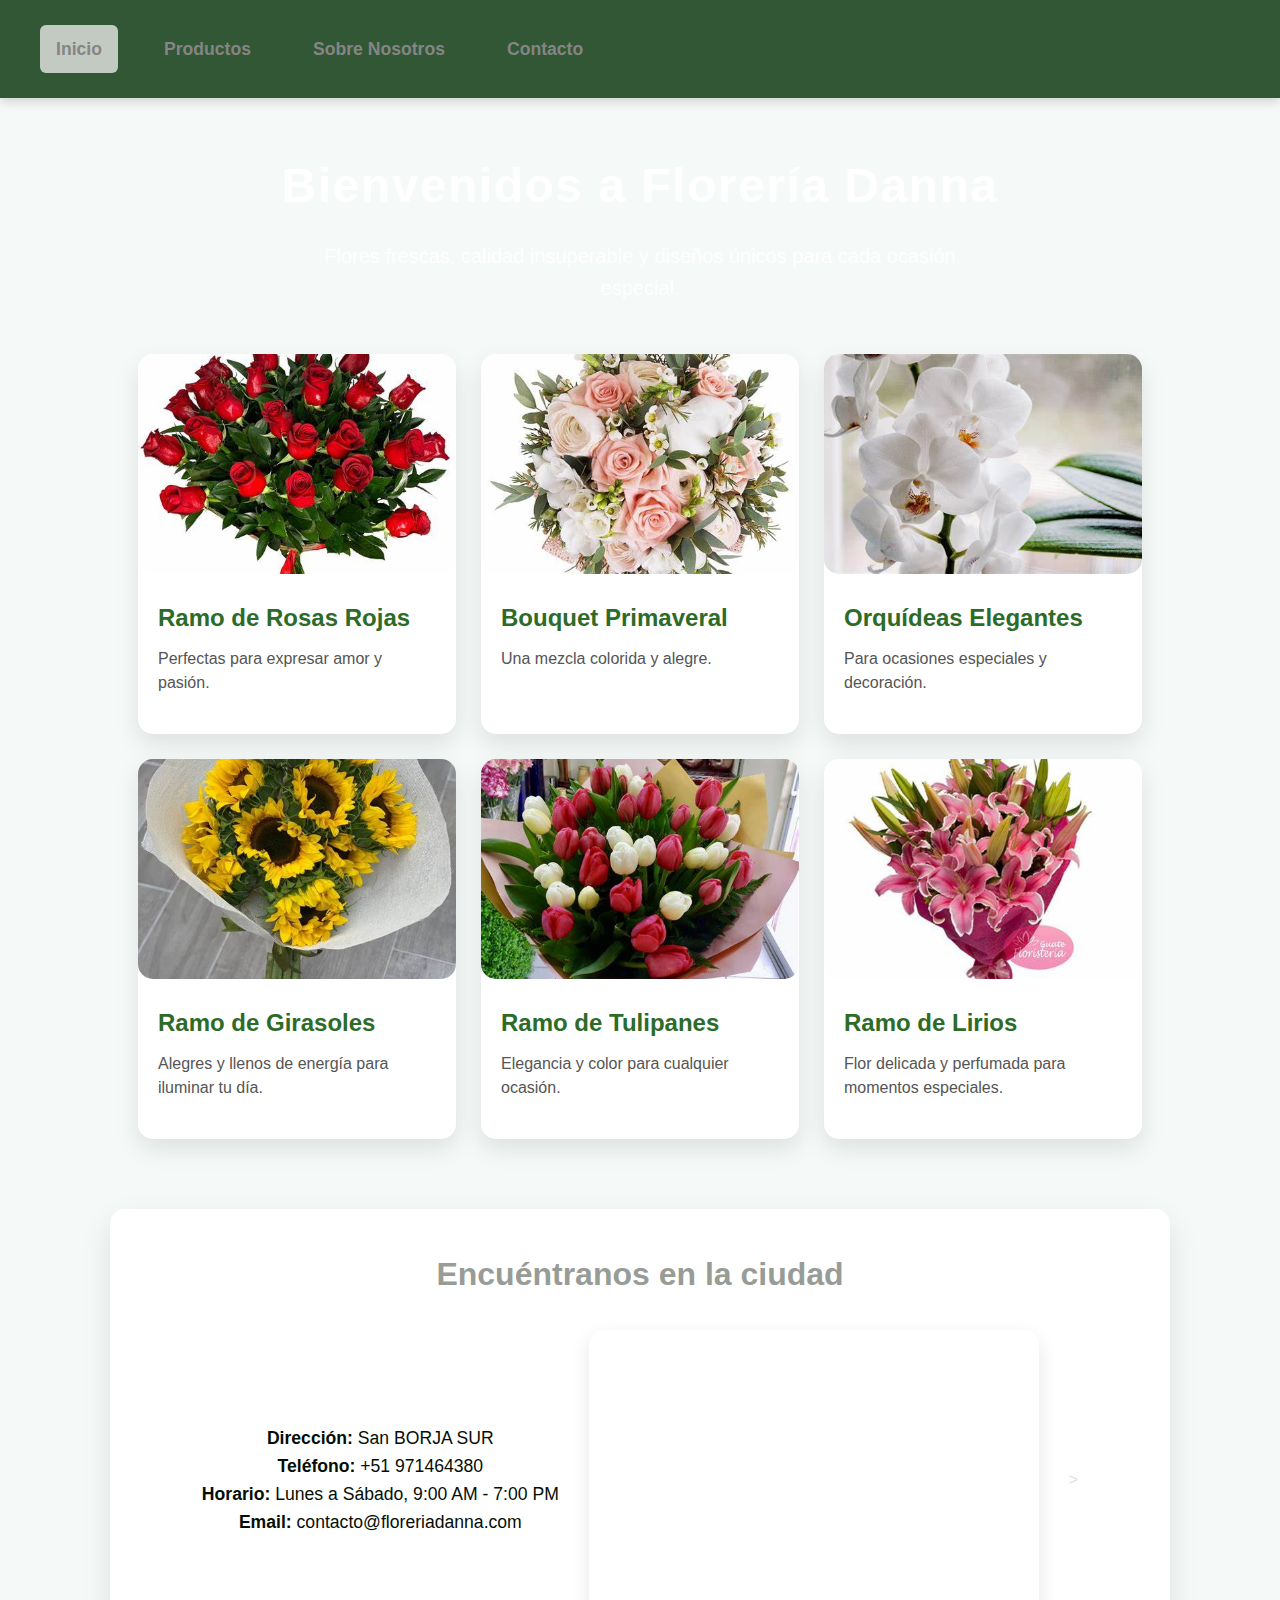
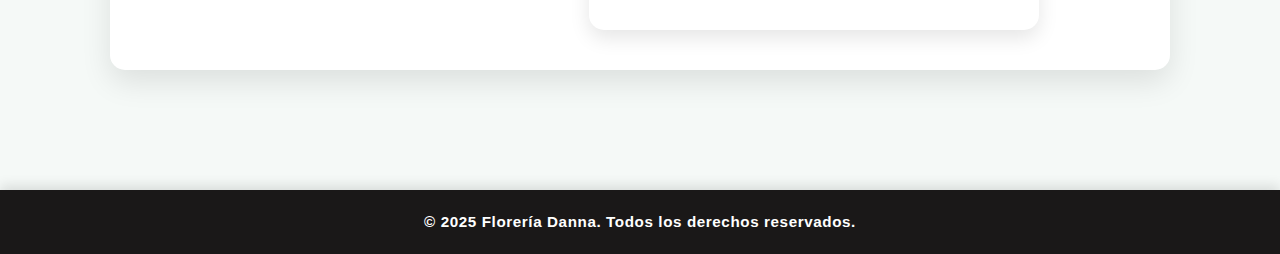
<file: index.html>
<!DOCTYPE html>
<html lang="es">
<head>
  <meta charset="UTF-8" />
  <meta http-equiv="X-UA-Compatible" content="IE=edge" />
  <meta name="viewport" content="width=device-width, initial-scale=1" />
  <title>Florería Danna - Inicio</title>
  <link rel="stylesheet" href="css/styles.css" />
  <style>
    
    
    body {
      background: #f5f9f7;
      color: #dfdfdf;
      line-height: 1.6;

      background-color: #f5f9f7;
      background-image: url('https://p4.wallpaperbetter.com/wallpaper/562/529/83/flowers-blossom-artistic-flower-wallpaper-preview.jpg');
      background-repeat: no-repeat;
      background-position: center center;
      background-attachment: fixed;
      background-size: cover;
    }

    header {
      background-color: #315735;
      box-shadow: 0 4px 10px rgba(0,0,0,0.15);
      padding: 25px 20px;
      animation: fadeInDown 1s ease forwards;
    }

    nav {
      max-width: 1200px;
      margin: 0 auto;
      display: flex;
      gap: 30px;
      font-weight: 600;
      font-size: 1.1rem;
    }

    nav a {
      color: rgb(133, 133, 133);
      text-decoration: none;
      padding: 10px 16px;
      border-radius: 6px;
      transition: background-color 0.3s ease;
    }

    nav a:hover, nav a.active {
      background-color: #c2cac2;
    }

    main {
      max-width: 1100px;
      margin: 50px auto 80px auto;
      padding: 0 20px;
      animation: fadeInUp 1s ease forwards;
    }

    main h1 {
      font-size: 3rem;
      font-weight: 800;
      margin-bottom: 15px;
      letter-spacing: 1.5px;
      color: white; /* Cambiado a blanco */
      text-align: center;
    }

    main p.lead {
      font-size: 1.25rem;
      max-width: 700px;
      margin: 0 auto 50px auto;
      text-align: center;
      color: white; /* Cambiado a blanco */
    }

    .cards {
      display: flex;
      justify-content: center; /* centra las tarjetas */
      gap: 25px;
      flex-wrap: wrap;
    }

    .card {
      background: white;
      border-radius: 15px;
      box-shadow: 0 10px 25px rgba(0,0,0,0.1);
      width: 30%; /* tres tarjetas por fila */
      overflow: hidden;
      cursor: pointer;
      transition: transform 0.4s ease, box-shadow 0.4s ease;
      display: flex;
      flex-direction: column;
      /* para que todas tengan la misma altura */
      min-height: 380px;
    }

    .card:hover {
      transform: translateY(-15px) scale(1.05);
      box-shadow: 0 25px 50px rgba(0,0,0,0.2);
    }

    .card img {
      width: 100%;
      height: 220px;
      object-fit: cover;
      transition: transform 0.5s ease;
      border-bottom-left-radius: 15px;
      border-bottom-right-radius: 15px;
      flex-shrink: 0;
    }

    .card:hover img {
      transform: scale(1.1);
    }

    .card-content {
      padding: 25px 20px;
      flex-grow: 1;
    }

    .card-content h3 {
      font-size: 1.5rem;
      margin-bottom: 10px;
      color: #2c6b28;
    }

    .card-content p {
      font-size: 1rem;
      color: #555;
      line-height: 1.5;
    }

    /* Sección localización */
    .location-section {
      margin-top: 70px;
      background: white;
      padding: 40px 20px;
      border-radius: 15px;
      box-shadow: 0 12px 30px rgba(0,0,0,0.1);
    }

    .location-section h2 {
      text-align: center;
      font-size: 2rem;
      color: #979c97;
      margin-bottom: 30px;
    }

    .location-content {
      display: flex;
      gap: 30px;
      flex-wrap: wrap;
      justify-content: center;
      align-items: center;
    }

    .location-info {
      max-width: 450px;
      font-size: 1.1rem;
      color: #050e04;
      line-height: 1.6;
      text-align: center;
    }

    iframe {
      border-radius: 15px;
      box-shadow: 0 8px 20px rgba(0,0,0,0.1);
      width: 450px;
      height: 300px;
      border: none;
    }

    /* Footer */
    footer {
      background: #1a1818;
      color: white;
      text-align: center;
      padding: 20px 10px;
      font-size: 0.95rem;
      font-weight: 600;
      letter-spacing: 0.6px;
      box-shadow: 0 -4px 12px rgba(0,0,0,0.12);
      animation: fadeInUp 1s ease forwards;
    }

    /* Responsive */
    @media (max-width: 1024px) {
      .cards {
        flex-direction: column;
        align-items: center;
      }
      .card {
        width: 90%;
        min-height: auto;
      }
      .location-content {
        flex-direction: column;
      }
      iframe {
        width: 100%;
        height: 280px;
      }
      .location-info {
        max-width: 100%;
      }
    }

    /* Animaciones desde antes */
    @keyframes fadeInDown {
      0% {
        opacity: 0;
        transform: translateY(-40px);
      }
      100% {
        opacity: 1;
        transform: translateY(0);
      }
    }
    @keyframes fadeInUp {
      0% {
        opacity: 0;
        transform: translateY(40px);
      }
      100% {
        opacity: 1;
        transform: translateY(0);
      }
    }
  </style>
</head>
<body>
  <header>
    <nav>
      <a href="index.html" class="active">Inicio</a>
      <a href="productos.html">Productos</a>
      <a href="sobreNosotros.html">Sobre Nosotros</a>
      <a href="contacto.html">Contacto</a>
    </nav>
  </header>

  <main>
    <h1>Bienvenidos a Florería Danna</h1>
    <p class="lead">Flores frescas, calidad insuperable y diseños únicos para cada ocasión especial.</p>

    <section class="cards" aria-label="Productos destacados">
      <article class="card" tabindex="0" role="group" aria-labelledby="card1-title">
        <img src="img/rosa.png" alt="Ramo de Rosas Rojas" />
        <div class="card-content">
          <h3 id="card1-title">Ramo de Rosas Rojas</h3>
          <p>Perfectas para expresar amor y pasión.</p>
        </div>
      </article>

      <article class="card" tabindex="0" role="group" aria-labelledby="card2-title">
        <img src="img/buquet.png" alt="Bouquet primaveral" />
        <div class="card-content">
          <h3 id="card2-title">Bouquet Primaveral</h3>
          <p>Una mezcla colorida y alegre.</p>
        </div>
      </article>

      <article class="card" tabindex="0" role="group" aria-labelledby="card3-title">
        <img src="img/orquidia.png" alt="Orquídeas elegantes" />
        <div class="card-content">
          <h3 id="card3-title">Orquídeas Elegantes</h3>
          <p>Para ocasiones especiales y decoración.</p>
        </div>
      </article>

      <article class="card" tabindex="0" role="group" aria-labelledby="card4-title">
        <img src="img/girasoles.png" alt="Ramo de Girasoles" />
        <div class="card-content">
          <h3 id="card4-title">Ramo de Girasoles</h3>
          <p>Alegres y llenos de energía para iluminar tu día.</p>
        </div>
      </article>

      <article class="card" tabindex="0" role="group" aria-labelledby="card5-title">
        <img src="img/tulipanes.png.jpg" alt="Ramo de Tulipanes" />
        <div class="card-content">
          <h3 id="card5-title">Ramo de Tulipanes</h3>
          <p>Elegancia y color para cualquier ocasión.</p>
        </div>
      </article>

      <article class="card" tabindex="0" role="group" aria-labelledby="card6-title">
        <img src="img/lirios rosas.png" alt="Ramo de Lirios" />
        <div class="card-content">
          <h3 id="card6-title">Ramo de Lirios</h3>
          <p>Flor delicada y perfumada para momentos especiales.</p>
        </div>
      </article>
    </section>

    <section class="location-section" aria-label="Ubicación de la florería">
      <h2>Encuéntranos en la ciudad</h2>
      <div class="location-content">
        <div class="location-info">
          <p><strong>Dirección:</strong> San BORJA SUR</p>
          <p><strong>Teléfono:</strong> +51 971464380</p>
          <p><strong>Horario:</strong> Lunes a Sábado, 9:00 AM - 7:00 PM</p>
          <p><strong>Email:</strong> contacto@floreriadanna.com</p>
        </div>
       
       <iframe src="https://www.google.com/maps/embed?pb=!1m18!1m12!1m3!1d249672.63352645462!2d-77.0015073!3d-12.1029162!2m3!1f0!2f0!3f0!3m2!1i1024!2i768!4f13.1!3m3!1m2!1s0x9105c7dcf7b32437%3A0x4d81b71f2ecb9547!2sMercado%20De%20Flores%20San%20Borja!5e0!3m2!1ses-419!2spe!4v1749576052559!5m2!1ses-419!2spe" width="600" height="450" style="border:0;" allowfullscreen="" loading="lazy" referrerpolicy="no-referrer-when-downgrade"></iframe>
          
        ></iframe>
      </div>
    </section>
  </main>

  <footer>
    <p>© 2025 Florería Danna. Todos los derechos reservados.</p>
  </footer>
</body>
</html>
</file>
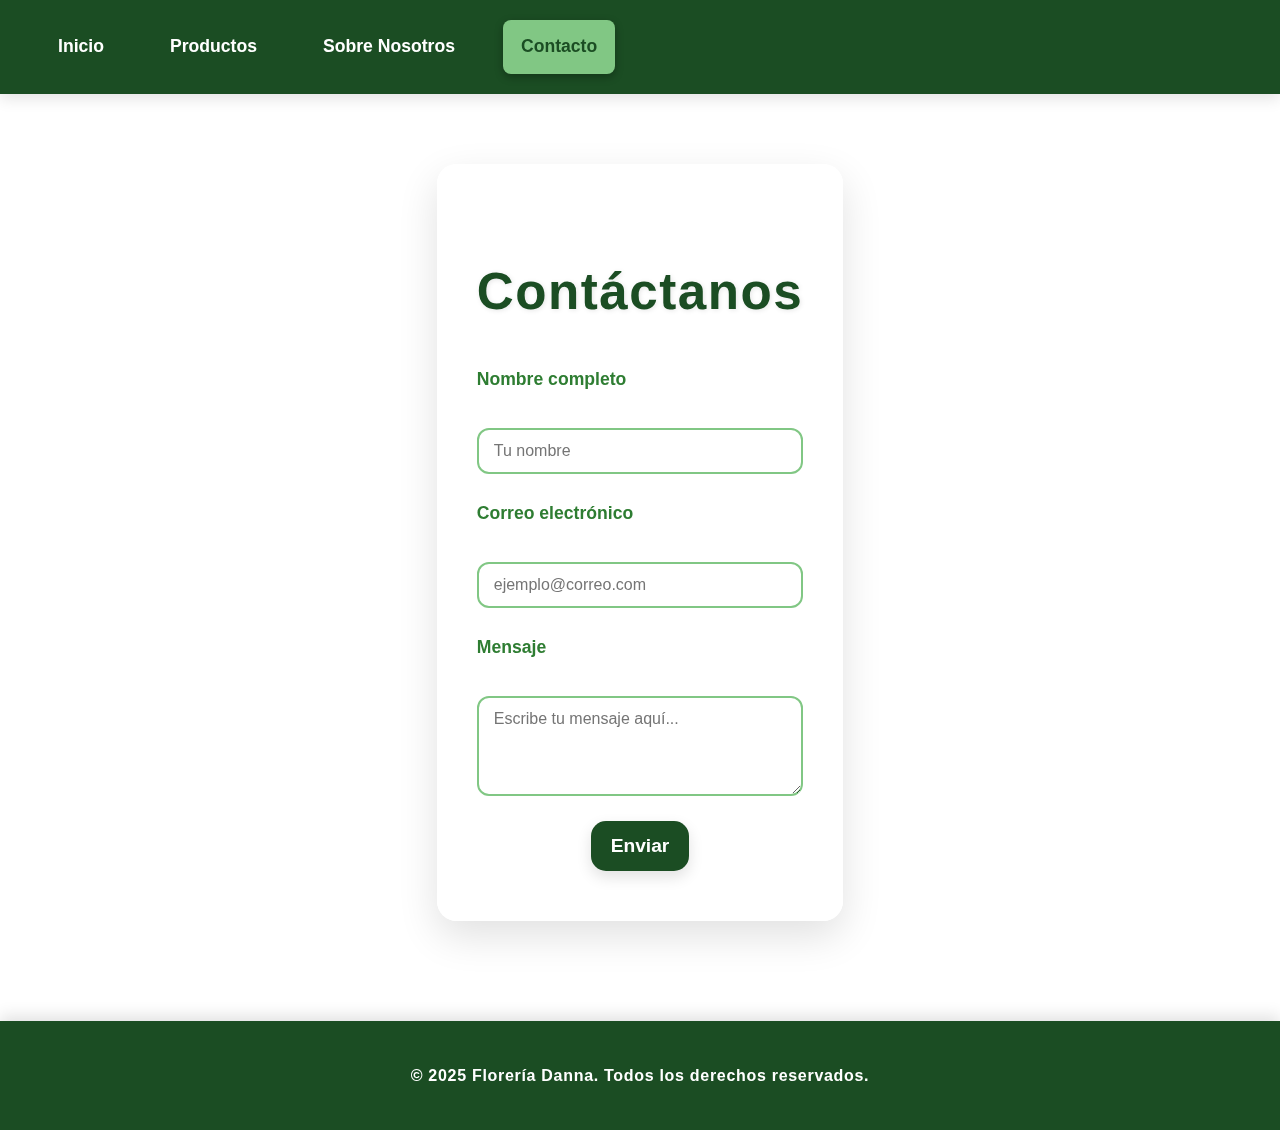
<file: contacto.html>
<!DOCTYPE html>
<html lang="es">
<head>
  <meta charset="UTF-8" />
  <meta http-equiv="X-UA-Compatible" content="IE=edge" />
  <meta name="viewport" content="width=device-width, initial-scale=1" />
  <title>Florería Danna - Contacto</title>
  <style>
    :root {
      --verde-principal: #2e7d32;
      --verde-oscuro: #1b4d23;
      --verde-claro: #81c784;
      --blanco: #fff;
      --gris-texto: #555;
      --fondo-main: rgba(255, 255, 255, 0.95);
      --sombra: rgba(0, 0, 0, 0.12);
    }

    /* --- aquí va todo tu CSS existente --- */

    *, *::before, *::after {
      box-sizing: border-box;
    }

    body {
      margin: 0; padding: 0;
      font-family: 'Segoe UI', Tahoma, Geneva, Verdana, sans-serif;
      color: var(--verde-principal);
      line-height: 1.7;
      transition: opacity 1.8s ease-in-out;
      opacity: 0;
      min-height: 100vh;
      display: flex;
      flex-direction: column;

      background-image: url('https://p4.wallpaperbetter.com/wallpaper/562/529/83/flowers-blossom-artistic-flower-wallpaper-preview.jpg');
      background-repeat: no-repeat;
      background-position: center center;
      background-attachment: fixed;
      background-size: cover;
      position: relative;
    }

    body::before {
      content: "";
      position: fixed;
      inset: 0;
      background: rgba(255 255 255 / 0.3);
      backdrop-filter: blur(8px);
      z-index: -1;
      transition: background-color 2s ease;
    }

    body.loaded {
      opacity: 1;
    }

    header {
      background-color: var(--verde-oscuro);
      padding: 20px 30px;
      box-shadow: 0 4px 15px var(--sombra);
      position: sticky;
      top: 0;
      z-index: 10;
      animation: slideDownFade 1s ease forwards;
      opacity: 0;
      transform: translateY(-30px);
    }

    header.visible {
      opacity: 1;
      transform: translateY(0);
    }

    nav {
      max-width: 1200px;
      margin: 0 auto;
      display: flex;
      gap: 30px;
      font-weight: 700;
      font-size: 1.1rem;
    }

    nav a {
      color: var(--blanco);
      text-decoration: none;
      padding: 12px 18px;
      border-radius: 8px;
      transition: background-color 0.4s ease, color 0.4s ease;
      box-shadow: 0 0 0 rgba(0,0,0,0);
    }

    nav a:hover, nav a.active {
      background-color: var(--verde-claro);
      color: var(--verde-oscuro);
      box-shadow: 0 3px 8px rgba(0,0,0,0.3);
      font-weight: 800;
    }

    main {
      background: var(--fondo-main);
      max-width: 600px;
      margin: 70px auto 100px;
      padding: 50px 40px;
      border-radius: 20px;
      box-shadow: 0 15px 40px var(--sombra);
      opacity: 0;
      transform: translateY(50px);
      transition: opacity 1.2s ease, transform 1.2s ease;
      position: relative;
    }

    main.visible {
      opacity: 1;
      transform: translateY(0);
    }

    main h1 {
      font-size: 3.2rem;
      font-weight: 900;
      margin-bottom: 30px;
      letter-spacing: 1.5px;
      text-align: center;
      color: var(--verde-oscuro);
      text-shadow: 1px 1px 5px rgba(0,0,0,0.1);
      animation: fadeInUp 1s ease forwards;
    }

    form {
      display: flex;
      flex-direction: column;
      gap: 25px;
    }

    label {
      font-weight: 700;
      font-size: 1.1rem;
      color: var(--verde-principal);
      margin-bottom: 8px;
      user-select: none;
    }

    input, textarea {
      padding: 12px 15px;
      border: 2px solid var(--verde-claro);
      border-radius: 12px;
      font-size: 1rem;
      font-family: inherit;
      transition: border-color 0.3s ease, box-shadow 0.3s ease;
      resize: vertical;
      min-height: 40px;
    }

    input:focus, textarea:focus {
      outline: none;
      border-color: var(--verde-oscuro);
      box-shadow: 0 0 8px var(--verde-claro);
    }

    textarea {
      min-height: 100px;
    }

    button {
      background-color: var(--verde-oscuro);
      color: var(--blanco);
      font-weight: 700;
      font-size: 1.2rem;
      padding: 14px 20px;
      border: none;
      border-radius: 15px;
      cursor: pointer;
      box-shadow: 0 6px 15px var(--sombra);
      transition: background-color 0.4s ease, box-shadow 0.4s ease, transform 0.2s ease;
      align-self: center;
      max-width: 220px;
    }

    button:hover {
      background-color: var(--verde-claro);
      color: var(--verde-oscuro);
      box-shadow: 0 8px 22px rgba(0,0,0,0.3);
      transform: translateY(-3px);
    }

    footer {
      background: var(--verde-oscuro);
      color: var(--blanco);
      text-align: center;
      padding: 25px 15px;
      font-size: 1rem;
      font-weight: 600;
      letter-spacing: 0.7px;
      box-shadow: 0 -5px 15px var(--sombra);
      position: relative;
      transition: background-color 0.4s ease;
      cursor: default;
    }

    footer:hover {
      background-color: var(--verde-claro);
      color: var(--verde-oscuro);
      box-shadow: 0 -8px 20px rgba(0,0,0,0.25);
    }

    /* Nuevo estilo para el mensaje de éxito */
    .mensaje-exito {
      margin-top: 20px;
      padding: 15px 20px;
      background-color: var(--verde-claro);
      color: var(--verde-oscuro);
      font-weight: 700;
      font-size: 1.1rem;
      border-radius: 15px;
      text-align: center;
      box-shadow: 0 4px 15px rgba(0, 0, 0, 0.2);
      opacity: 0;
      transform: translateY(20px);
      transition: opacity 0.6s ease, transform 0.6s ease;
      pointer-events: none;
      user-select: none;
      position: absolute;
      left: 50%;
      transform: translate(-50%, 20px);
      width: 90%;
      max-width: 550px;
      z-index: 5;
    }

    .mensaje-exito.visible {
      opacity: 1;
      transform: translate(-50%, 0);
      pointer-events: auto;
      user-select: auto;
    }

    @keyframes fadeInUp {
      0% {
        opacity: 0;
        transform: translateY(40px);
      }
      100% {
        opacity: 1;
        transform: translateY(0);
      }
    }

    @keyframes slideDownFade {
      0% {
        opacity: 0;
        transform: translateY(-30px);
      }
      100% {
        opacity: 1;
        transform: translateY(0);
      }
    }

    @media (max-width: 700px) {
      main {
        margin: 40px 20px 80px;
        padding: 40px 30px;
        max-width: 90%;
      }

      main h1 {
        font-size: 2.5rem;
      }
    }

    @media (max-width: 400px) {
      nav {
        flex-direction: column;
        gap: 15px;
        font-size: 1rem;
      }
    }
  </style>
</head>
<body>
  <header>
    <nav>
      <a href="index.html">Inicio</a>
      <a href="productos.html">Productos</a>
      <a href="sobreNosotros.html">Sobre Nosotros</a>
      <a href="contacto.html" class="active">Contacto</a>
    </nav>
  </header>

  <main>
    <h1>Contáctanos</h1>
    <form action="#" method="POST" novalidate>
      <label for="nombre">Nombre completo</label>
      <input type="text" id="nombre" name="nombre" placeholder="Tu nombre" required autocomplete="name" />

      <label for="email">Correo electrónico</label>
      <input type="email" id="email" name="email" placeholder="ejemplo@correo.com" required autocomplete="email" />

      <label for="mensaje">Mensaje</label>
      <textarea id="mensaje" name="mensaje" placeholder="Escribe tu mensaje aquí..." required></textarea>

      <button type="submit" aria-label="Enviar mensaje">Enviar</button>
    </form>

    <!-- Contenedor para el mensaje de éxito -->
    <div id="mensajeExito" class="mensaje-exito" role="alert" aria-live="polite" aria-atomic="true">
      ¡Mensaje enviado exitosamente! Gracias por contactarnos.
    </div>
  </main>

  <footer>
    <p>© 2025 Florería Danna. Todos los derechos reservados.</p>
  </footer>

  <script>
    window.addEventListener('load', () => {
      document.body.classList.add('loaded');
      document.querySelector('header').classList.add('visible');
      document.querySelector('main').classList.add('visible');

      const form = document.querySelector('form');
      const mensajeExito = document.getElementById('mensajeExito');

      form.addEventListener('submit', (e) => {
        e.preventDefault(); // Evita que la página se recargue

        // Aquí puedes validar más si quieres (el navegador ya hace validación básica)

        // Mostrar mensaje de éxito
        mensajeExito.classList.add('visible');

        // Limpiar formulario
        form.reset();

        // Ocultar mensaje después de 5 segundos
        setTimeout(() => {
          mensajeExito.classList.remove('visible');
        }, 5000);
      });
    });
  </script>
</body>
</html>
</file>
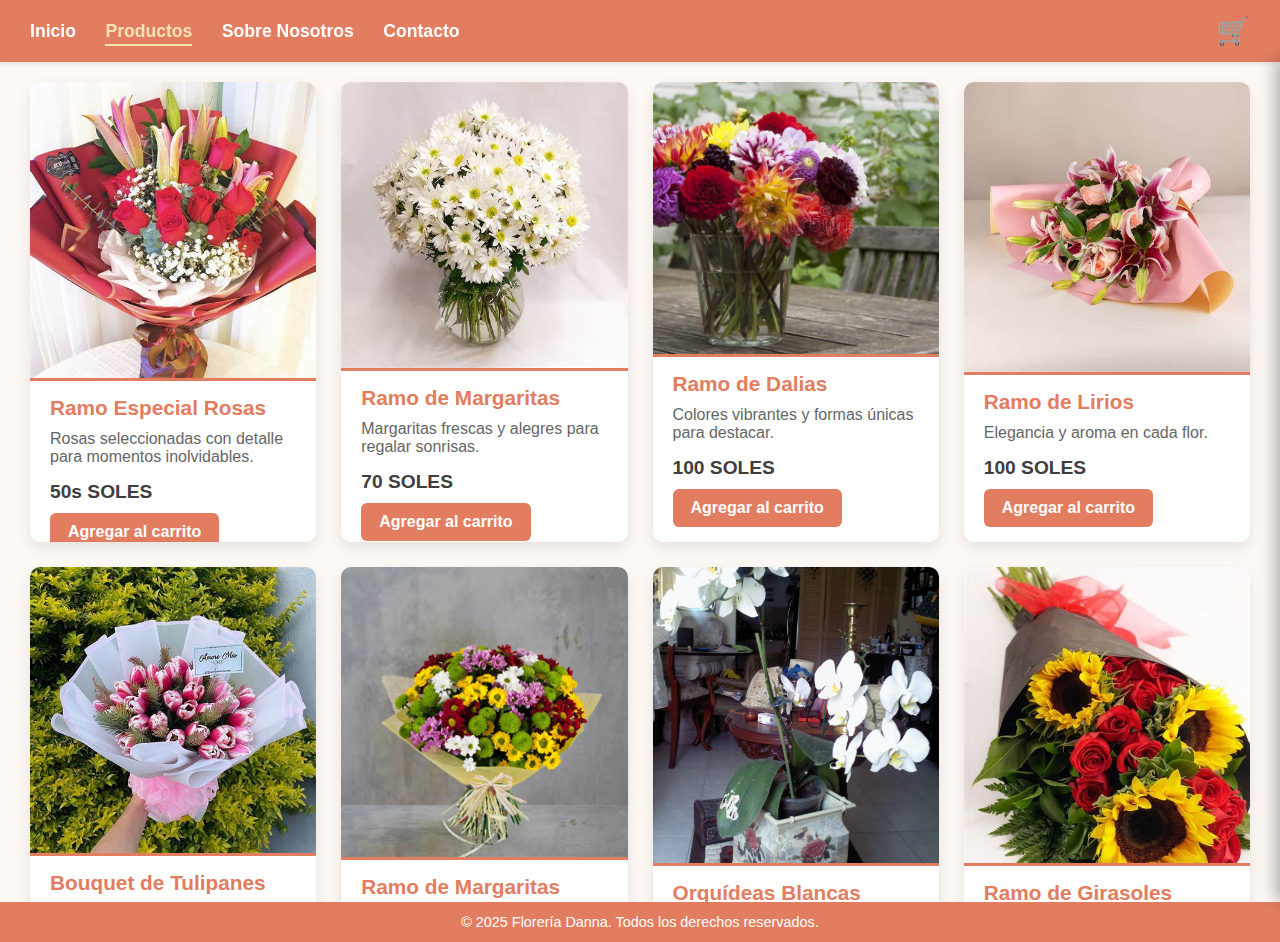
<file: productos.html>
<!DOCTYPE html>
<html lang="es">
<head>
  <meta charset="UTF-8" />
  <meta http-equiv="X-UA-Compatible" content="IE=edge" />
  <meta name="viewport" content="width=device-width, initial-scale=1" />
  <title>Florería Danna - Productos</title>
  <style>
    /* Reset básico */
    * {
      box-sizing: border-box;
      margin: 0;
      padding: 0;
    }

    body, html {
      height: 100%;
      font-family: 'Segoe UI', Tahoma, Geneva, Verdana, sans-serif;
      background: #fff9f6;
      color: #333;
    }

    header {
      background-color: #e27d60;
      padding: 15px 30px;
      box-shadow: 0 2px 5px rgba(0,0,0,0.1);
      position: sticky;
      top: 0;
      z-index: 100;
      display: flex;
      justify-content: space-between;
      align-items: center;
    }

    nav a {
      color: white;
      text-decoration: none;
      margin-right: 25px;
      font-weight: 600;
      font-size: 1.1rem;
      transition: color 0.3s ease;
    }

    nav a:hover, nav a.active {
      color: #f6e2b3;
      border-bottom: 2px solid #f6e2b3;
      padding-bottom: 3px;
    }

    .cart-counter {
      position: relative;
      font-size: 1.7rem;
      color: white;
      cursor: pointer;
      user-select: none;
    }

    .cart-counter::after {
      content: attr(data-count);
      position: absolute;
      top: -10px;
      right: -15px;
      background: #f6e2b3;
      color: #e27d60;
      width: 24px;
      height: 24px;
      font-size: 1rem;
      font-weight: 700;
      border-radius: 50%;
      text-align: center;
      line-height: 24px;
      transition: all 0.3s ease;
      transform-origin: center;
      transform: scale(1);
    }

    .cart-counter[data-count="0"]::after {
      content: "";
      width: 0;
      height: 0;
      border-radius: 0;
      background: transparent;
      transform: scale(0);
    }

    main {
      height: calc(100vh - 60px);
      width: 100vw;
      padding: 20px 30px;
      display: grid;
      grid-template-columns: repeat(auto-fit, minmax(280px, 1fr));
      grid-auto-rows: 460px;
      gap: 25px;
      overflow-y: auto;
    }

    .product-card {
      background-color: #fff;
      border-radius: 10px;
      box-shadow: 0 6px 15px rgba(0,0,0,0.1);
      display: flex;
      flex-direction: column;
      cursor: pointer;
      transition: transform 0.3s ease, box-shadow 0.3s ease;
      outline-offset: 4px;
      overflow: hidden;
    }

    .product-card:focus,
    .product-card:hover {
      transform: translateY(-8px);
      box-shadow: 0 10px 25px rgba(0,0,0,0.15);
      z-index: 2;
    }

    .product-image {
      width: 100%;
      height: 65%;
      object-fit: cover;
      border-bottom: 3px solid #e27d60;
      transition: transform 0.5s ease;
    }

    .product-card:hover .product-image,
    .product-card:focus .product-image {
      transform: scale(1.05);
    }

    .product-info {
      flex-grow: 1;
      padding: 15px 20px;
      display: flex;
      flex-direction: column;
      justify-content: space-between;
    }

    .product-name {
      font-size: 1.3rem;
      color: #e27d60;
      margin-bottom: 10px;
      font-weight: 700;
    }

    .product-description {
      font-size: 1rem;
      color: #666;
      flex-grow: 1;
      margin-bottom: 15px;
    }

    .product-price {
      font-weight: 700;
      font-size: 1.2rem;
      color: #3e3e3e;
      margin-bottom: 10px;
    }

    .btn-add-cart {
      background-color: #e27d60;
      color: white;
      border: none;
      padding: 10px 18px;
      border-radius: 6px;
      font-weight: 700;
      font-size: 1rem;
      cursor: pointer;
      transition: background-color 0.3s ease, transform 0.2s ease;
      align-self: flex-start;
      user-select: none;
    }

    .btn-add-cart:hover, .btn-add-cart:focus {
      background-color: #cf684e;
      transform: scale(1.05);
      outline: none;
    }

    footer {
      background-color: #e27d60;
      color: white;
      text-align: center;
      padding: 12px 20px;
      font-size: 0.9rem;
      position: relative;
      bottom: 0;
      width: 100%;
    }

    main::-webkit-scrollbar {
      width: 8px;
    }

    main::-webkit-scrollbar-track {
      background: #f6f1ed;
    }

    main::-webkit-scrollbar-thumb {
      background-color: #e27d60;
      border-radius: 10px;
      border: 2px solid #f6f1ed;
    }

    /* Carrito modal */
    #cartModal {
      position: fixed;
      top: 60px;
      right: 0;
      width: 350px;
      height: calc(100vh - 60px);
      background: #fff;
      box-shadow: -5px 0 15px rgba(0,0,0,0.3);
      transform: translateX(100%);
      transition: transform 0.3s ease;
      z-index: 150;
      display: flex;
      flex-direction: column;
      padding: 20px;
      overflow-y: auto;
      border-left: 4px solid #e27d60;
    }

    #cartModal.active {
      transform: translateX(0);
    }

    #cartModal h2 {
      color: #e27d60;
      margin-bottom: 15px;
      text-align: center;
    }

    #cartItems {
      flex-grow: 1;
      overflow-y: auto;
      margin-bottom: 10px;
    }

    .cart-item {
      display: flex;
      justify-content: space-between;
      align-items: center;
      margin-bottom: 12px;
      border-bottom: 1px solid #eee;
      padding-bottom: 8px;
    }

    .cart-item-details {
      max-width: 180px;
    }

    .cart-item-name {
      font-weight: 700;
      color: #e27d60;
      font-size: 1rem;
      margin-bottom: 4px;
    }

    .cart-item-qty {
      font-size: 0.9rem;
      color: #555;
    }

    .cart-item-price {
      font-weight: 700;
      color: #333;
      font-size: 1rem;
      margin-left: 10px;
    }

    .btn-remove {
      background: #f44336;
      border: none;
      color: white;
      font-weight: 700;
      font-size: 0.9rem;
      border-radius: 6px;
      cursor: pointer;
      padding: 5px 10px;
      transition: background-color 0.3s ease;
      user-select: none;
    }

    .btn-remove:hover {
      background-color: #d32f2f;
    }

    /* Cupon */
    #couponSection {
      margin-top: 10px;
      display: flex;
      flex-direction: column;
      gap: 8px;
    }

    #couponSection input[type="text"] {
      padding: 8px 10px;
      font-size: 1rem;
      border-radius: 6px;
      border: 1px solid #ccc;
      outline-offset: 2px;
      transition: border-color 0.3s ease;
    }

    #couponSection input[type="text"]:focus {
      border-color: #e27d60;
      outline: none;
    }

    #applyCouponBtn {
      background-color: #e27d60;
      color: white;
      border: none;
      padding: 10px 18px;
      border-radius: 6px;
      font-weight: 700;
      font-size: 1rem;
      cursor: pointer;
      transition: background-color 0.3s ease;
      user-select: none;
    }

    #applyCouponBtn:hover, #applyCouponBtn:focus {
      background-color: #cf684e;
      outline: none;
    }

    /* Total */
    #cartTotal {
      margin-top: 15px;
      font-size: 1.3rem;
      font-weight: 700;
      text-align: center;
      color: #e27d60;
    }

    /* Botón cerrar carrito */
    #closeCartBtn {
      background: transparent;
      border: none;
      font-size: 1.5rem;
      color: #e27d60;
      cursor: pointer;
      position: absolute;
      top: 10px;
      right: 15px;
      user-select: none;
    }

    #closeCartBtn:hover {
      color: #cf684e;
    }

  </style>
</head>
<body>
  <header>
    <nav>
      <a href="index.html">Inicio</a>
      <a href="productos.html" class="active">Productos</a>
      <a href="sobreNosotros.html">Sobre Nosotros</a>
      <a href="contacto.html">Contacto</a>
    </nav>
    <div class="cart-counter" id="cartCounter" data-count="0" aria-label="Carrito de compras con 0 productos" tabindex="0" role="button" title="Ver carrito">
      🛒
    </div>
  </header>

  <main>
    <!-- Ejemplo 5 productos para no hacer el código gigante, agrega más con el mismo formato -->
    <article class="product-card" tabindex="0" role="group" aria-labelledby="product1-name" data-id="1" data-name="Ramo Especial Rosas" data-price="600">
      <img src="img/ramo especial.png" alt="Ramo especial de rosas" class="product-image" />
      <div class="product-info">
        <h2 class="product-name" id="product1-name">Ramo Especial Rosas</h2>
        <p class="product-description">Rosas seleccionadas con detalle para momentos inolvidables.</p>
        <div class="product-price">50s SOLES </div>
        <button class="btn-add-cart" aria-label="Agregar Ramo Especial Rosas al carrito">Agregar al carrito</button>
      </div>
    </article>

    <article class="product-card" tabindex="0" role="group" aria-labelledby="product2-name" data-id="2" data-name="Ramo de Margaritas" data-price="280">
      <img src="img/margaritas.png" alt="Ramo de margaritas" class="product-image" />
      <div class="product-info">
        <h2 class="product-name" id="product2-name">Ramo de Margaritas</h2>
        <p class="product-description">Margaritas frescas y alegres para regalar sonrisas.</p>
        <div class="product-price">70 SOLES </div>
        <button class="btn-add-cart" aria-label="Agregar Ramo de Margaritas al carrito">Agregar al carrito</button>
      </div>
    </article>

    <article class="product-card" tabindex="0" role="group" aria-labelledby="product3-name" data-id="3" data-name="Ramo de Dalias" data-price="470">
      <img src="img/ramo dalias.png" alt="Ramo de dalias" class="product-image" />
      <div class="product-info">
        <h2 class="product-name" id="product3-name">Ramo de Dalias</h2>
        <p class="product-description">Colores vibrantes y formas únicas para destacar.</p>
        <div class="product-price">100 SOLES </div>
        <button class="btn-add-cart" aria-label="Agregar Ramo de Dalias al carrito">Agregar al carrito</button>
      </div>
    </article>

    <article class="product-card" tabindex="0" role="group" aria-labelledby="product4-name" data-id="4" data-name="Ramo de Lirios" data-price="390">
      <img src="img/lirios2.png" alt="Ramo de lirios" class="product-image" />
      <div class="product-info">
        <h2 class="product-name" id="product4-name">Ramo de Lirios</h2>
        <p class="product-description">Elegancia y aroma en cada flor.</p>
        <div class="product-price">100 SOLES </div>
        <button class="btn-add-cart" aria-label="Agregar Ramo de Lirios al carrito">Agregar al carrito</button>
      </div>
    </article>
     
<article class="product-card" tabindex="0" role="group" aria-labelledby="product5-name" data-id="5" data-name="Bouquet de Tulipanes" data-price="320">
  <img src="img/buquettulipanes.png" alt="Bouquet de tulipanes" class="product-image" />
  <div class="product-info">
    <h2 class="product-name" id="product5-name">Bouquet de Tulipanes</h2>
    <p class="product-description">Colores vibrantes que alegran el día.</p>
    <div class="product-price">320 SOLES</div>
    <button class="btn-add-cart" aria-label="Agregar Bouquet de Tulipanes al carrito">Agregar al carrito</button>
  </div>
</article>

<article class="product-card" tabindex="0" role="group" aria-labelledby="product6-name" data-id="6" data-name="Ramo de Margaritas" data-price="280">
  <img src="img/ramo margaritas.png" alt="Ramo de margaritas" class="product-image" />
  <div class="product-info">
    <h2 class="product-name" id="product6-name">Ramo de Margaritas</h2>
    <p class="product-description">Simplicidad y frescura natural.</p>
    <div class="product-price">280 SOLES</div>
    <button class="btn-add-cart" aria-label="Agregar Ramo de Margaritas al carrito">Agregar al carrito</button>
  </div>
</article>

<article class="product-card" tabindex="0" role="group" aria-labelledby="product7-name" data-id="7" data-name="Orquídeas Blancas" data-price="450">
  <img src="img/orquidias.png" alt="Orquídeas blancas" class="product-image" />
  <div class="product-info">
    <h2 class="product-name" id="product7-name">Orquídeas Blancas</h2>
    <p class="product-description">Pureza y sofisticación para ocasiones especiales.</p>
    <div class="product-price">450 SOLES</div>
    <button class="btn-add-cart" aria-label="Agregar Orquídeas Blancas al carrito">Agregar al carrito</button>
  </div>
</article>

<article class="product-card" tabindex="0" role="group" aria-labelledby="product8-name" data-id="8" data-name="Ramo de Girasoles" data-price="350">
  <img src="img/ramo degirasoles.png" alt="Ramo de girasoles" class="product-image" />
  <div class="product-info">
    <h2 class="product-name" id="product8-name">Ramo de Girasoles</h2>
    <p class="product-description">Luz y alegría en cada pétalo.</p>
    <div class="product-price">350 SOLES</div>
    <button class="btn-add-cart" aria-label="Agregar Ramo de Girasoles al carrito">Agregar al carrito</button>
  </div>
</article>

<article class="product-card" tabindex="0" role="group" aria-labelledby="product9-name" data-id="9" data-name="Bouquet de Peonías" data-price="400">
  <img src="img/peonias.webp" alt="Bouquet de peonías" class="product-image" />
  <div class="product-info">
    <h2 class="product-name" id="product9-name">Bouquet de Peonías</h2>
    <p class="product-description">Romanticismo y suavidad para tu evento.</p>
    <div class="product-price">400 SOLES</div>
    <button class="btn-add-cart" aria-label="Agregar Bouquet de Peonías al carrito">Agregar al carrito</button>
  </div>
</article>

<article class="product-card" tabindex="0" role="group" aria-labelledby="product10-name" data-id="10" data-name="Ramo de Claveles" data-price="290">
  <img src="img/claveles.jpg" alt="Ramo de claveles" class="product-image" />
  <div class="product-info">
    <h2 class="product-name" id="product10-name">Ramo de Claveles</h2>
    <p class="product-description">Tradición y encanto en cada flor.</p>
    <div class="product-price">290 SOLES</div>
    <button class="btn-add-cart" aria-label="Agregar Ramo de Claveles al carrito">Agregar al carrito</button>
  </div>
</article>

<article class="product-card" tabindex="0" role="group" aria-labelledby="product11-name" data-id="11" data-name="Ramo Mixto Primavera" data-price="420">
  <img src="img/ramo especial.png" alt="Ramo mixto primavera" class="product-image" />
  <div class="product-info">
    <h2 class="product-name" id="product11-name">Ramo Mixto Primavera</h2>
    <p class="product-description">Colores frescos y variados para cualquier ocasión.</p>
    <div class="product-price">420 SOLES</div>
    <button class="btn-add-cart" aria-label="Agregar Ramo Mixto Primavera al carrito">Agregar al carrito</button>
  </div>
</article>

<article class="product-card" tabindex="0" role="group" aria-labelledby="product12-name" data-id="12" data-name="Ramo de Gardenias" data-price="460">
  <img src="img/gardenias.avif" alt="Ramo de gardenias" class="product-image" />
  <div class="product-info">
    <h2 class="product-name" id="product12-name">Ramo de Gardenias</h2>
    <p class="product-description">Fragancia intensa y delicada belleza.</p>
    <div class="product-price">460 SOLES</div>
    <button class="btn-add-cart" aria-label="Agregar Ramo de Gardenias al carrito">Agregar al carrito</button>
  </div>
</article>

<article class="product-card" tabindex="0" role="group" aria-labelledby="product13-name" data-id="13" data-name="Ramo de Jazmín" data-price="380">
  <img src="img/jazmin.jpg" alt="Ramo de jazmín" class="product-image" />
  <div class="product-info">
    <h2 class="product-name" id="product13-name">Ramo de Jazmín</h2>
    <p class="product-description">Aroma dulce y delicadeza natural.</p>
    <div class="product-price">380 SOLES</div>
    <button class="btn-add-cart" aria-label="Agregar Ramo de Jazmín al carrito">Agregar al carrito</button>
  </div>
</article>

    

    
    
    <!-- Agrega más productos con el mismo formato y cambia data-id, data-name y data-price -->

  </main>

  <!-- Modal carrito -->
  <aside id="cartModal" aria-hidden="true" aria-label="Carrito de compras">
    <button id="closeCartBtn" aria-label="Cerrar carrito">&times;</button>
    <h2>Tu Carrito</h2>
    <div id="cartItems" role="list" aria-live="polite" aria-relevant="additions removals"></div>
    
    <div id="couponSection">
      <input type="text" id="couponInput" placeholder="Código de cupón" aria-label="Código de cupón de descuento" />
      <button id="applyCouponBtn">Aplicar Cupón</button>
      <small id="couponMessage" role="alert" style="color:#d32f2f;"></small>
    </div>

    <div id="cartTotal">Total: $0 </div>
  </aside>

  <footer>
    <p>© 2025 Florería Danna. Todos los derechos reservados.</p>
  </footer>

  <script>
    // Estado del carrito
    let cart = [];
    let couponApplied = null;
    const coupons = {
      "FLOR20": 0.20,
      "DANNA10": 0.10,
      "PRIMAVERA5": 0.05
    };

    const cartCounter = document.getElementById('cartCounter');
    const cartModal = document.getElementById('cartModal');
    const cartItemsContainer = document.getElementById('cartItems');
    const cartTotal = document.getElementById('cartTotal');
    const couponInput = document.getElementById('couponInput');
    const applyCouponBtn = document.getElementById('applyCouponBtn');
    const couponMessage = document.getElementById('couponMessage');
    const closeCartBtn = document.getElementById('closeCartBtn');

    // Función para actualizar contador
    function updateCartCounter() {
      const totalQty = cart.reduce((acc, item) => acc + item.quantity, 0);
      cartCounter.dataset.count = totalQty;
      cartCounter.setAttribute('aria-label', `Carrito de compras con ${totalQty} productos`);
    }

    // Función para mostrar carrito
    function renderCart() {
      cartItemsContainer.innerHTML = '';
      if(cart.length === 0) {
        cartItemsContainer.innerHTML = '<p>Tu carrito está vacío.</p>';
        cartTotal.textContent = 'Total: $0 MXN';
        return;
      }

      cart.forEach(item => {
        const itemDiv = document.createElement('div');
        itemDiv.className = 'cart-item';
        itemDiv.setAttribute('role', 'listitem');

        itemDiv.innerHTML = `
          <div class="cart-item-details">
            <div class="cart-item-name">${item.name}</div>
            <div class="cart-item-qty">Cantidad: ${item.quantity}</div>
          </div>
          <div>
            <span class="cart-item-price">$${(item.price * item.quantity).toFixed(2)} S/</span>
            <button class="btn-remove" aria-label="Eliminar ${item.name} del carrito" data-id="${item.id}">X</button>
          </div>
        `;

        cartItemsContainer.appendChild(itemDiv);
      });

      updateTotal();
    }

    // Función para actualizar total (con cupón)
    function updateTotal() {
      let total = cart.reduce((acc, item) => acc + item.price * item.quantity, 0);
      if (couponApplied) {
        total = total * (1 - couponApplied.discount);
      }
      cartTotal.textContent = `Total: $${total.toFixed(2)} SOLES`;
    }

    // Agregar producto al carrito
    function addToCart(id, name, price) {
      const existingItem = cart.find(item => item.id === id);
      if (existingItem) {
        existingItem.quantity++;
      } else {
        cart.push({id, name, price, quantity: 1});
      }
      couponApplied = null; // Resetea cupón al agregar nuevo producto
      couponInput.value = '';
      couponMessage.textContent = '';
      updateCartCounter();
      renderCart();
      openCart();
    }

    // Quitar producto del carrito
    function removeFromCart(id) {
      cart = cart.filter(item => item.id !== id);
      updateCartCounter();
      renderCart();
    }

    // Abrir carrito
    function openCart() {
      cartModal.classList.add('active');
      cartModal.setAttribute('aria-hidden', 'false');
    }

    // Cerrar carrito
    function closeCart() {
      cartModal.classList.remove('active');
      cartModal.setAttribute('aria-hidden', 'true');
    }

    // Aplicar cupón
    function applyCoupon() {
      const code = couponInput.value.trim().toUpperCase();
      if(!code) {
        couponMessage.style.color = '#d32f2f';
        couponMessage.textContent = 'Por favor ingresa un código.';
        return;
      }
      if(!cart.length) {
        couponMessage.style.color = '#d32f2f';
        couponMessage.textContent = 'Agrega productos antes de aplicar un cupón.';
        return;
      }

      if(coupons[code]) {
        couponApplied = {code, discount: coupons[code]};
        couponMessage.style.color = '#388e3c';
        couponMessage.textContent = `Cupón ${code} aplicado: ${coupons[code]*100}% de descuento`;
        updateTotal();
      } else {
        couponApplied = null;
        couponMessage.style.color = '#d32f2f';
        couponMessage.textContent = 'Código inválido.';
        updateTotal();
      }
    }

    // Eventos botones "Agregar al carrito"
    document.querySelectorAll('.btn-add-cart').forEach(button => {
      button.addEventListener('click', (e) => {
        const card = e.target.closest('.product-card');
        const id = Number(card.dataset.id);
        const name = card.dataset.name;
        const price = Number(card.dataset.price);
        addToCart(id, name, price);

        // Animar contador
        cartCounter.style.transform = 'scale(1.3)';
        setTimeout(() => {
          cartCounter.style.transform = 'scale(1)';
        }, 200);
      });
    });

    // Evento eliminar producto
    cartItemsContainer.addEventListener('click', (e) => {
      if(e.target.classList.contains('btn-remove')) {
        const id = Number(e.target.dataset.id);
        removeFromCart(id);
      }
    });

    // Evento abrir/cerrar carrito
    cartCounter.addEventListener('click', () => {
      if(cartModal.classList.contains('active')) {
        closeCart();
      } else {
        openCart();
      }
    });

    closeCartBtn.addEventListener('click', closeCart);

    // Aplicar cupón
    applyCouponBtn.addEventListener('click', applyCoupon);

    // Tecla ESC para cerrar carrito
    document.addEventListener('keydown', (e) => {
      if(e.key === 'Escape' && cartModal.classList.contains('active')) {
        closeCart();
      }
    });

  </script>
</body>
</html>
</file>
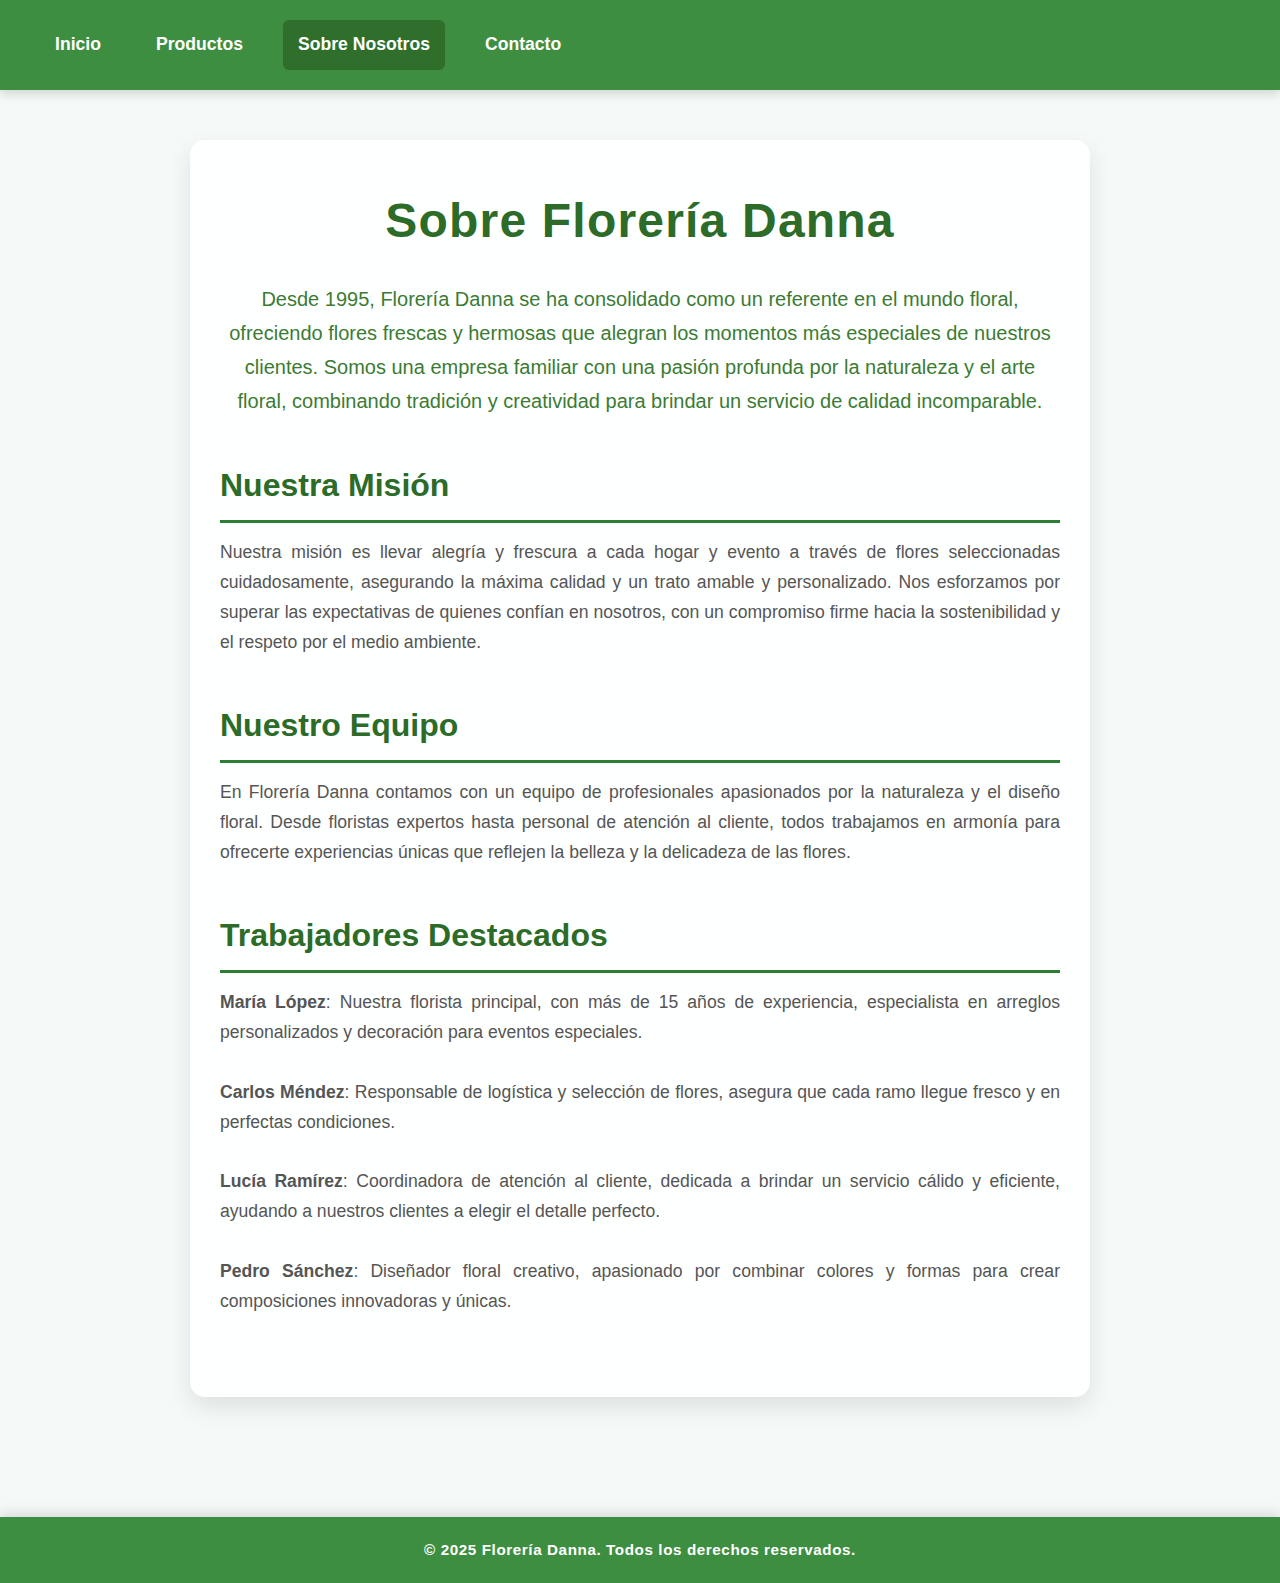
<file: sobreNosotros.html>
<!DOCTYPE html>
<html lang="es">
<head>
  <meta charset="UTF-8" />
  <meta http-equiv="X-UA-Compatible" content="IE=edge" />
  <meta name="viewport" content="width=device-width, initial-scale=1" />
  <title>Florería Danna - Sobre Nosotros</title>
  <link rel="stylesheet" href="css/styles.css" />
  <style>
    body {
      background-color: #f5f9f7;
      background-image: url('https://p4.wallpaperbetter.com/wallpaper/562/529/83/flowers-blossom-artistic-flower-wallpaper-preview.jpg');
      background-repeat: no-repeat;
      background-position: center center;
      background-attachment: fixed;
      background-size: cover;

      color: #2e7d32;
      font-family: 'Segoe UI', Tahoma, Geneva, Verdana, sans-serif;
      line-height: 1.7;
      margin: 0;
      padding: 0;

      /* transición suave al cargar el fondo */
      opacity: 0;
      transition: opacity 1.5s ease-in-out;
    }

    /* Cuando se cargue la página, body tendrá opacity 1 */
    body.loaded {
      opacity: 1;
    }

    main {
      max-width: 900px;
      margin: 50px auto 80px;
      background: rgba(255, 255, 255, 0.9);
      padding: 40px 30px;
      border-radius: 15px;
      box-shadow: 0 10px 25px rgba(0,0,0,0.1);

      /* transición para que el main también se vea suave */
      opacity: 0;
      transform: translateY(40px);
      transition: opacity 1s ease, transform 1s ease;
    }

    main.visible {
      opacity: 1;
      transform: translateY(0);
    }

    header {
      background-color: #3e8e41;
      padding: 20px;
      box-shadow: 0 4px 10px rgba(0,0,0,0.15);
    }

    nav {
      max-width: 1200px;
      margin: 0 auto;
      display: flex;
      gap: 25px;
      font-weight: 600;
      font-size: 1.1rem;
    }

    nav a {
      color: white;
      text-decoration: none;
      padding: 10px 15px;
      border-radius: 6px;
      transition: background-color 0.3s ease;
    }

    nav a:hover, nav a.active {
      background-color: #2f6f2b;
    }

    main h1 {
      font-size: 3rem;
      font-weight: 800;
      margin-bottom: 20px;
      letter-spacing: 1.2px;
      text-align: center;
      color: #2c6b28;
    }

    main p {
      font-size: 1.25rem;
      margin-bottom: 40px;
      text-align: center;
      color: #3c7b33;
    }

    section h2 {
      font-size: 2rem;
      font-weight: 700;
      margin-bottom: 15px;
      color: #2c6b28;
      border-bottom: 3px solid #2e7d32;
      padding-bottom: 8px;
    }

    section p {
      font-size: 1.1rem;
      color: #555;
      margin-bottom: 40px;
      text-align: justify;
    }

    footer {
      background: #3e8e41;
      color: white;
      text-align: center;
      padding: 20px 10px;
      font-size: 0.95rem;
      font-weight: 600;
      letter-spacing: 0.6px;
      box-shadow: 0 -4px 12px rgba(0,0,0,0.12);
      animation: fadeInUp 1s ease forwards;
    }

    @keyframes fadeInUp {
      0% {
        opacity: 0;
        transform: translateY(40px);
      }
      100% {
        opacity: 1;
        transform: translateY(0);
      }
    }

    /* Responsive */
    @media (max-width: 600px) {
      main {
        margin: 30px 15px 60px;
        padding: 25px 20px;
      }

      main h1 {
        font-size: 2.2rem;
      }

      section h2 {
        font-size: 1.5rem;
      }
    }
  </style>
</head>
<body>
  <header>
    <nav>
      <a href="index.html">Inicio</a>
      <a href="productos.html">Productos</a>
      <a href="sobreNosotros.html" class="active">Sobre Nosotros</a>
      <a href="contacto.html">Contacto</a>
    </nav>
  </header>

  <main>
    <h1>Sobre Florería Danna</h1>
    <p>
      Desde 1995, Florería Danna se ha consolidado como un referente en el mundo floral, ofreciendo flores frescas y hermosas que alegran los momentos más especiales de nuestros clientes. Somos una empresa familiar con una pasión profunda por la naturaleza y el arte floral, combinando tradición y creatividad para brindar un servicio de calidad incomparable.
    </p>

    <section>
      <h2>Nuestra Misión</h2>
      <p>
        Nuestra misión es llevar alegría y frescura a cada hogar y evento a través de flores seleccionadas cuidadosamente, asegurando la máxima calidad y un trato amable y personalizado. Nos esforzamos por superar las expectativas de quienes confían en nosotros, con un compromiso firme hacia la sostenibilidad y el respeto por el medio ambiente.
      </p>
    </section>

    <section>
      <h2>Nuestro Equipo</h2>
      <p>
        En Florería Danna contamos con un equipo de profesionales apasionados por la naturaleza y el diseño floral. Desde floristas expertos hasta personal de atención al cliente, todos trabajamos en armonía para ofrecerte experiencias únicas que reflejen la belleza y la delicadeza de las flores.
      </p>
    </section>

    <section>
      <h2>Trabajadores Destacados</h2>
      <p>
        <strong>María López</strong>: Nuestra florista principal, con más de 15 años de experiencia, especialista en arreglos personalizados y decoración para eventos especiales.<br><br>
        <strong>Carlos Méndez</strong>: Responsable de logística y selección de flores, asegura que cada ramo llegue fresco y en perfectas condiciones.<br><br>
        <strong>Lucía Ramírez</strong>: Coordinadora de atención al cliente, dedicada a brindar un servicio cálido y eficiente, ayudando a nuestros clientes a elegir el detalle perfecto.<br><br>
        <strong>Pedro Sánchez</strong>: Diseñador floral creativo, apasionado por combinar colores y formas para crear composiciones innovadoras y únicas.
      </p>
    </section>
  </main>

  <footer>
    <p>© 2025 Florería Danna. Todos los derechos reservados.</p>
  </footer>

  <script>
    // Al cargar la página agrego las clases para activar la transición
    window.addEventListener('load', () => {
      document.body.classList.add('loaded');
      document.querySelector('main').classList.add('visible');
    });
  </script>
</body>
</html>
</file>
<file: css/styles.css>
/* Reset básico */
* {
  margin: 0; padding: 0; box-sizing: border-box;
}

body {
  font-family: 'Segoe UI', Tahoma, Geneva, Verdana, sans-serif;
  background-color: #fafafa;
  color: #c2ccc3;
  min-height: 100vh;
  display: flex;
  flex-direction: column;
}

header {
  background-color: #c4c4c4;
  color: white;
  padding: 15px 20px;
  box-shadow: 0 3px 10px rgba(0,0,0,0.1);
  animation: fadeInDown 1s ease forwards;
}

nav {
  max-width: 1200px;
  margin: 0 auto;
  display: flex;
  gap: 20px;
}

nav a {
  color: white;
  text-decoration: none;
  font-weight: 600;
  padding: 8px 12px;
  border-radius: 5px;
  transition: background-color 0.3s ease;
}

nav a:hover, nav a.active {
  background-color: #388e3c;
}

main {
  flex-grow: 1;
  max-width: 1200px;
  margin: 40px auto;
  padding: 0 15px;
  animation: fadeInUp 1s ease forwards;
}

h1, h2 {
  margin-bottom: 20px;
}

.cards {
  display: flex;
  flex-wrap: wrap;
  gap: 20px;
  justify-content: center;
}

.card {
  background: white;
  width: 280px;
  border-radius: 10px;
  box-shadow: 0 5px 15px rgba(0,0,0,0.1);
  overflow: hidden;
  cursor: pointer;
  transition: transform 0.4s ease, box-shadow 0.4s ease;
}

.card:hover {
  transform: translateY(-10px) scale(1.05);
  box-shadow: 0 15px 30px rgba(0,0,0,0.2);
}

.card img {
  width: 100%;
  height: 180px;
  object-fit: cover;
  transition: transform 0.5s ease;
}

.card:hover img {
  transform: scale(1.1);
}

.card-content {
  padding: 15px 20px;
}

.card-content h3 {
  margin-bottom: 8px;
  font-size: 1.3rem;
}

.card-content p {
  color: #555;
  font-size: 1rem;
  line-height: 1.4;
}

footer {
  text-align: center;
  padding: 15px;
  background: #4caf50;
  color: white;
  margin-top: 40px;
  font-size: 0.9rem;
  animation: fadeInUp 1s ease forwards;
}

/* Botones */
.btn {
  display: inline-block;
  background-color: #4caf50;
  color: white;
  padding: 10px 20px;
  border-radius: 7px;
  font-weight: 600;
  text-decoration: none;
  transition: background-color 0.3s ease;
  border: none;
  cursor: pointer;
  margin-top: 15px;
}

.btn:hover, .btn:focus {
  background-color: #388e3c;
  outline: none;
}

/* Animaciones */
@keyframes fadeInDown {
  0% {
    opacity: 0;
    transform: translateY(-30px);
  }
  100% {
    opacity: 1;
    transform: translateY(0);
  }
}

@keyframes fadeInUp {
  0% {
    opacity: 0;
    transform: translateY(30px);
  }
  100% {
    opacity: 1;
    transform: translateY(0);
  }
}

/* Compatibilidad para IE11 y antiguos */
.card, .card:hover {
  -webkit-transition: -webkit-transform 0.4s ease, box-shadow 0.4s ease;
  transition: transform 0.4s ease, box-shadow 0.4s ease;
  -webkit-transform: translateY(0);
  transform: translateY(0);
}

/* Formularios básicos */
form {
  max-width: 400px;
  margin: auto;
  display: flex;
  flex-direction: column;
  gap: 15px;
}

input[type="text"], input[type="email"], textarea {
  padding: 10px;
  border: 1px solid #ccc;
  border-radius: 6px;
  font-size: 1rem;
  resize: vertical;
}

input[type="submit"] {
  background-color: #4caf50;
  color: white;
  border: none;
  font-weight: 600;
  cursor: pointer;
  transition: background-color 0.3s ease;
  border-radius: 7px;
}

input[type="submit"]:hover {
  background-color: #388e3c;
}

/* Responsive */
@media (max-width: 768px) {
  nav {
    flex-direction: column;
    align-items: center;
  }

  .cards {
    flex-direction: column;
    align-items: center;
  }
}
</file>
